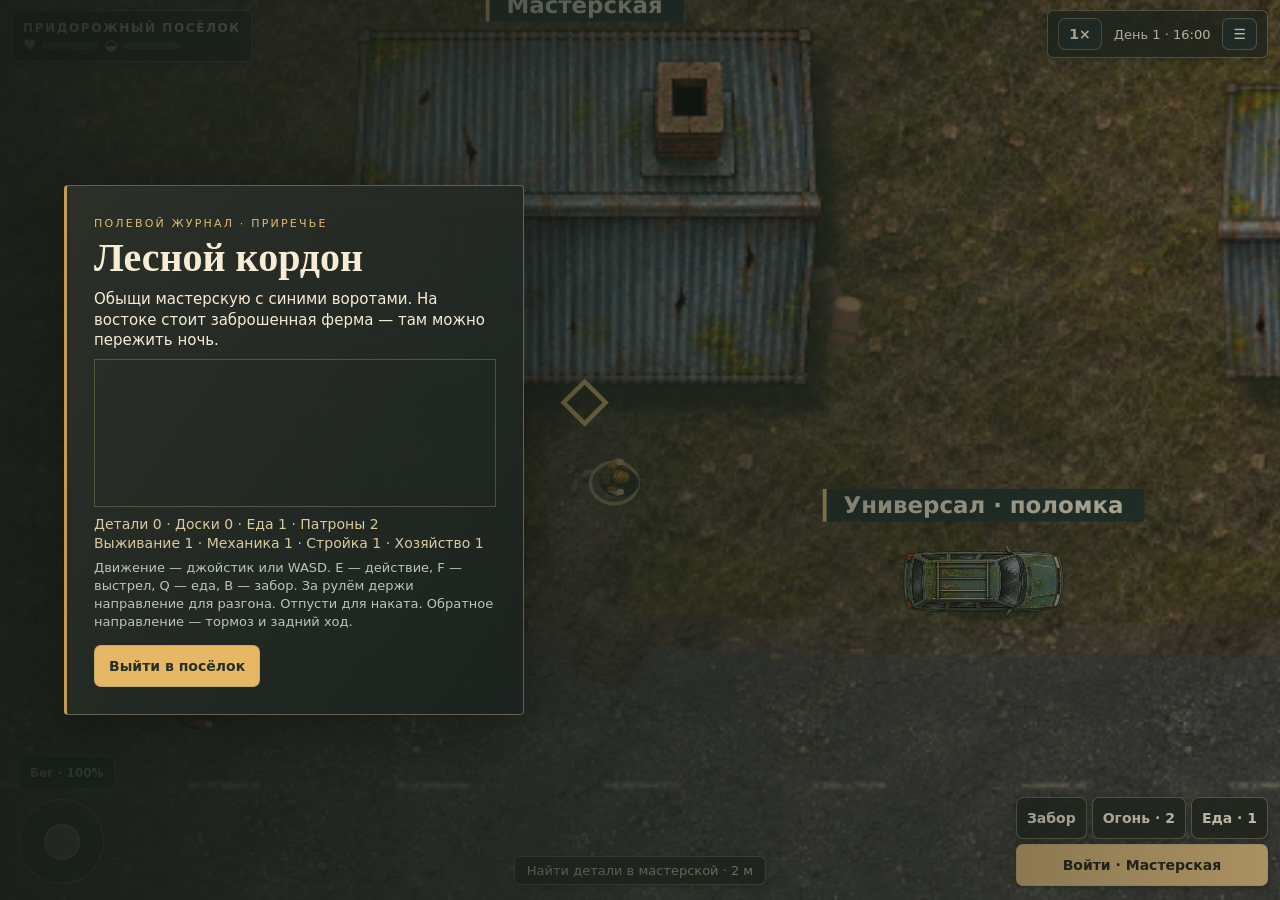
<file: kordon/assets/index.html>
<!doctype html><html lang="ru"><head><meta charset="utf-8"><meta name="viewport" content="width=device-width, initial-scale=1, maximum-scale=1, viewport-fit=cover, user-scalable=no"><title>Лесной кордон</title><link rel="stylesheet" href="style.css"></head><body>
<canvas id="world" aria-label="Игровое поле"></canvas>
<header><div class="plate"><b id="area">ПРИДОРОЖНЫЙ ПОСЁЛОК</b><div class="vitals"><i title="Здоровье">♥</i><meter id="hp" max="100" value="100"></meter><i title="Сытость">◒</i><meter id="sat" max="100" value="80"></meter></div></div><div class="right"><button id="zoom" aria-label="Изменить масштаб">1×</button><span id="clock"></span><button id="journal" aria-label="Открыть полевой журнал">☰</button></div></header>
<div id="target"></div><div id="toast" role="status"></div>
<div id="stick" aria-label="Джойстик"><i></i></div>
<button id="sprint">Бег</button><div id="actions"><button id="build">Забор</button><button id="fire">Выстрел</button><button id="eat">Поесть</button><button id="use">Осмотреть</button></div>
<div id="menu"><section><small>ПОЛЕВОЙ ЖУРНАЛ · ПРИРЕЧЬЕ</small><h1>Лесной кордон</h1><p id="entry"></p><canvas id="map" width="370" height="135" aria-label="Карта района"></canvas><div id="stats"></div><div id="help">Движение — джойстик или WASD. E — действие, F — выстрел, Q — еда, B — забор. За рулём держи направление для разгона. Отпусти для наката. Обратное направление — тормоз и задний ход.</div><button id="resume"></button></section></div>
<script src="chapter.js"></script><script src="game.js"></script><script src="vendor/sat-0.9.0.js"></script><script src="motion.js"></script><script src="scenery.js"></script><script src="draw.js"></script></body></html>
</file>
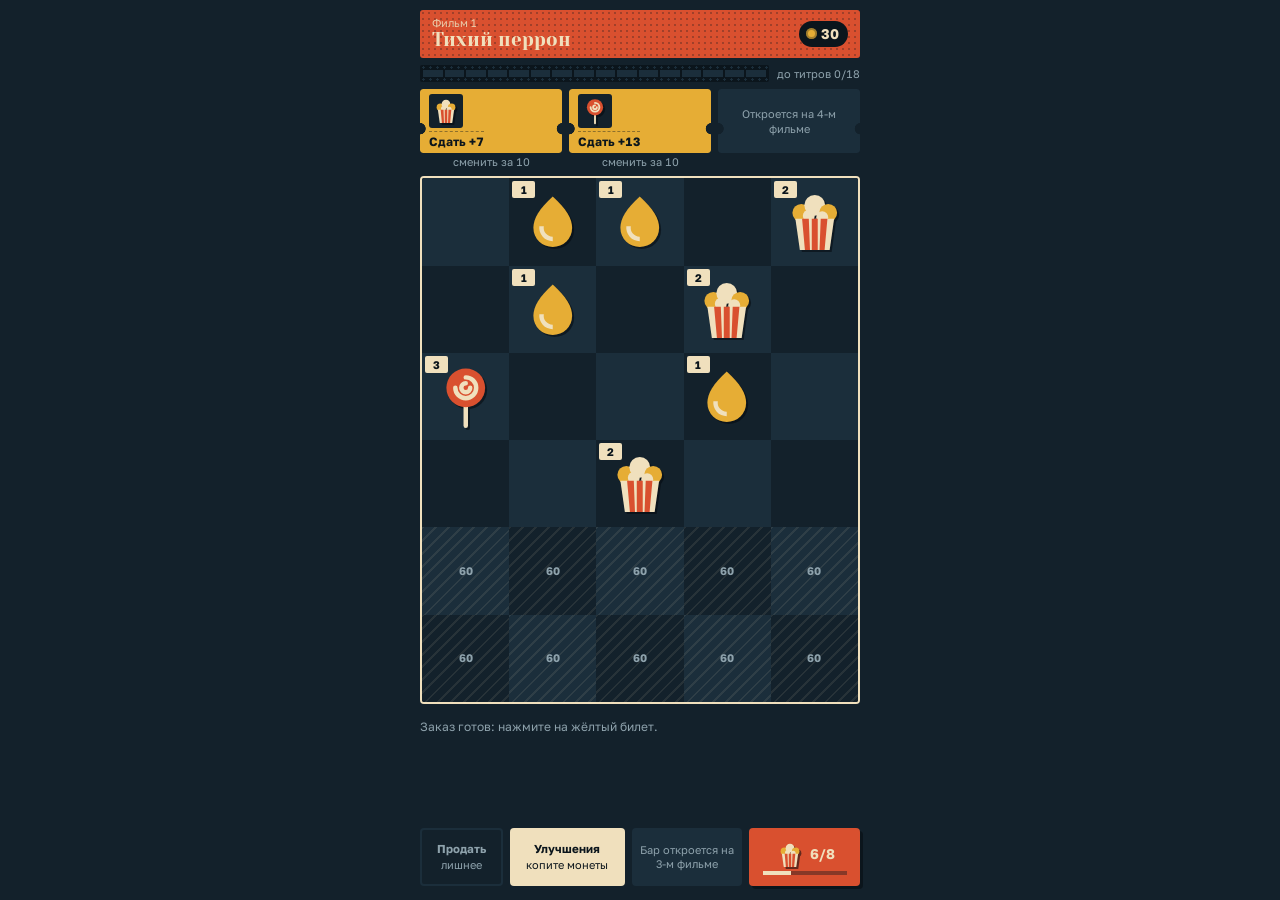
<file: game/src/main/assets/index.html>
<!doctype html>
<html lang="ru">
<head>
<meta charset="utf-8">
<meta name="viewport" content="width=device-width, initial-scale=1, maximum-scale=1, user-scalable=no, viewport-fit=cover">
<title>Кинозакуски</title>
<style>
@font-face { font-family: "Golos Text"; font-weight: 400 700; font-style: normal; src: url(fonts/golos-cyrillic.woff2) format("woff2"); unicode-range: U+0301, U+0400-045F, U+0490-0491, U+04B0-04B1, U+2116; }
@font-face { font-family: "Golos Text"; font-weight: 400 700; font-style: normal; src: url(fonts/golos-latin.woff2) format("woff2"); unicode-range: U+0000-00FF, U+0131, U+0152-0153, U+02BB-02BC, U+02C6, U+02DA, U+02DC, U+0304, U+0308, U+0329, U+2000-206F, U+20AC, U+2122, U+2191, U+2193, U+2212, U+2215, U+FEFF, U+FFFD; }
@font-face { font-family: "Yeseva One"; font-weight: 400; font-style: normal; src: url(fonts/yeseva-cyrillic.woff2) format("woff2"); unicode-range: U+0301, U+0400-045F, U+0490-0491, U+04B0-04B1, U+2116; }
@font-face { font-family: "Yeseva One"; font-weight: 400; font-style: normal; src: url(fonts/yeseva-latin.woff2) format("woff2"); unicode-range: U+0000-00FF, U+0131, U+0152-0153, U+02BB-02BC, U+02C6, U+02DA, U+02DC, U+0304, U+0308, U+0329, U+2000-206F, U+20AC, U+2122, U+2191, U+2193, U+2212, U+2215, U+FEFF, U+FFFD; }
/* Layout: одна колонка шириной с телефон. Афиша-плашка и плёнка сверху занимают минимум, заказы-билеты в одну строку, почти весь экран отдан полю 5×6 в шахматную клетку, внизу панель под большой палец. Образ: трафаретная печать в четыре краски на тёмной бумаге, все предметы нарисованы плоскими фигурами. */
:root {
  color-scheme: dark;
  --ink: #13212b;
  --ink2: #1b2e3b;
  --deep: #0b151c;
  --cream: #f0e0bd;
  --tomato: #d9502f;
  --mustard: #e6ad35;
  --teal: #46a89f;
  --muted: #8ea2ac;
  --display: "Yeseva One", Georgia, "Times New Roman", serif;
  --body: "Golos Text", "Segoe UI", Roboto, sans-serif;
}
[hidden] { display: none !important; }
html, body { height: 100%; margin: 0; }
img { max-width: 100%; }
body {
  box-sizing: border-box; background: var(--ink); color: var(--cream); font-family: var(--body); font-size: 13px; line-height: 1.3;
  padding-block: 10px 14px;
  padding-left: max(16px, env(safe-area-inset-left, 0px));
  padding-right: max(16px, env(safe-area-inset-right, 0px));
  -webkit-user-select: none; user-select: none; -webkit-tap-highlight-color: transparent;
}
button { font: inherit; color: inherit; border: 0; padding: 0; background: none; cursor: pointer; }
button:focus-visible { outline: 2px solid var(--cream); outline-offset: 2px; }
.game { max-width: 440px; min-height: 100%; margin: 0 auto; display: flex; flex-direction: column; gap: 7px; }

/* Рисованные предметы */
.ic { display: block; width: 100%; height: 100%; filter: drop-shadow(2px 2px 0 rgba(4,10,14,.55)); }
.ic .c { fill: var(--cream); } .ic .r { fill: var(--tomato); } .ic .m { fill: var(--mustard); } .ic .t { fill: var(--teal); } .ic .k { fill: var(--deep); }
.ic .sc, .ic .sr, .ic .sm, .ic .st { fill: none; stroke-width: 3; stroke-linecap: round; stroke-linejoin: round; }
.ic .sc { stroke: var(--cream); } .ic .sr { stroke: var(--tomato); } .ic .sm { stroke: var(--mustard); } .ic .st { stroke: var(--teal); }

/* Афиша */
.bill {
  background: var(--tomato) radial-gradient(circle, rgba(11,21,28,.28) 0 1.1px, transparent 1.5px) 0 0 / 6px 6px;
  color: var(--cream); padding: 6px 12px 7px; display: flex; align-items: center; gap: 10px; border-radius: 3px;
}
.bill.credits { animation: flash .3s steps(2) 8; }
@keyframes flash { 50% { background-color: var(--mustard); } }
.bill-txt { flex: 1; min-width: 0; }
.bill-no { font-size: 11px; opacity: .85; }
.bill-title { font-family: var(--display); font-size: 19px; line-height: 1.1; white-space: nowrap; overflow: hidden; text-overflow: ellipsis; }
.purse { background: var(--deep); padding: 4px 9px 4px 7px; border-radius: 20px; font-weight: 700; font-size: 14px; font-variant-numeric: tabular-nums; white-space: nowrap; }
.coin { display: inline-block; width: .8em; height: .8em; border-radius: 50%; background: var(--mustard); margin-right: .3em; vertical-align: -.06em; box-shadow: inset 0 0 0 2px rgba(11,21,28,.3); }

/* Плёнка */
.reel { display: flex; align-items: center; gap: 8px; }
.strip { flex: 1; display: flex; gap: 2px; padding: 5px 3px; background: var(--deep); border-radius: 2px;
  background-image: radial-gradient(circle at 3.5px 2.5px, var(--ink2) 0 1px, transparent 1.3px), radial-gradient(circle at 3.5px calc(100% - 2.5px), var(--ink2) 0 1px, transparent 1.3px);
  background-size: 7px 100%; }
.strip i { flex: 1; height: 7px; background: var(--ink2); }
.strip i.on { background: var(--mustard); }
.reel-txt { font-size: 11px; color: var(--muted); font-variant-numeric: tabular-nums; white-space: nowrap; }

/* Билеты */
.orders { display: grid; grid-template-columns: repeat(3, 1fr); gap: 7px; }
.slot { display: flex; flex-direction: column; min-width: 0; }
.ticket {
  background: var(--cream); color: var(--deep); padding: 5px 9px 4px; display: flex; flex-direction: column; gap: 3px; height: 64px; justify-content: space-between; border-radius: 3px;
  -webkit-mask: radial-gradient(circle 6px at left 62%, transparent 5.4px, #000 6px) left / 51% 100% no-repeat, radial-gradient(circle 6px at right 62%, transparent 5.4px, #000 6px) right / 51% 100% no-repeat;
  mask: radial-gradient(circle 6px at left 62%, transparent 5.4px, #000 6px) left / 51% 100% no-repeat, radial-gradient(circle 6px at right 62%, transparent 5.4px, #000 6px) right / 51% 100% no-repeat;
}
.ticket:disabled { cursor: default; }
.ticket .win { background: var(--ink); border-radius: 3px; display: flex; justify-content: center; gap: 4px; padding: 2px; height: 34px; }
.ticket .win span { width: 30px; height: 30px; opacity: .32; }
.ticket .win span.ok { opacity: 1; }
.ticket .stub { border-top: 1.5px dashed rgba(11,21,28,.4); padding-top: 2px; font-weight: 700; font-size: 12px; text-align: center; font-variant-numeric: tabular-nums; }
.ticket .stub .coin { background: var(--deep); box-shadow: none; }
.ticket.ready { background: var(--mustard); }
.ticket.closed { background: var(--ink2); color: var(--muted); font-size: 11px; justify-content: center; text-align: center; }
.swap { font-size: 11px; color: var(--muted); padding: 2px 0 0; font-variant-numeric: tabular-nums; }
.swap:disabled { opacity: .35; cursor: default; }

/* Поле */
.board { display: grid; grid-template-columns: repeat(5, 1fr); border: 2px solid var(--cream); border-radius: 4px; overflow: hidden; touch-action: none; background: var(--deep); }
.cell { aspect-ratio: 1; position: relative; display: grid; place-items: center; background: var(--ink); padding: 9%; }
.cell:nth-child(odd) { background: var(--ink2); }
.cell.lock { background-image: repeating-linear-gradient(135deg, rgba(240,224,189,.09) 0 2px, transparent 2px 9px); color: var(--muted); font-size: 11px; font-weight: 700; }
.cell .n { position: absolute; left: 3px; top: 3px; min-width: 17px; height: 17px; padding: 0 3px; background: var(--cream); color: var(--deep); font-size: 11px; font-weight: 700; line-height: 17px; text-align: center; border-radius: 2px; }
.cell.bar .n { border-radius: 9px; }
.cell.gold .n { background: var(--mustard); }
.cell.sel { box-shadow: inset 0 0 0 3px var(--teal); }
.cell.drag .ic, .cell.drag .n { opacity: .2; }
.cell.pop .ic { animation: pop .3s ease-out; }
.cell.drop .ic { animation: drop .25s ease-out; }
@keyframes pop { 0% { transform: scale(.5) rotate(-12deg); } 60% { transform: scale(1.18); } 100% { transform: none; } }
@keyframes drop { 0% { transform: translateY(-10px); opacity: 0; } 100% { transform: none; opacity: 1; } }
.ghost { position: fixed; z-index: 30; width: 78px; height: 78px; pointer-events: none; transform: translate(-50%, -70%); }
.fly { position: fixed; z-index: 31; pointer-events: none; font-family: var(--display); font-size: 17px; color: var(--mustard); text-shadow: 2px 2px 0 var(--deep); transform: translate(-50%, -50%); animation: fly .9s ease-out forwards; white-space: nowrap; }
@keyframes fly { to { transform: translate(-50%, -260%); opacity: 0; } }

.hint { min-height: 2.6em; font-size: 12px; color: var(--muted); display: flex; align-items: center; }

/* Нижняя панель */
.dock { margin-top: auto; display: grid; grid-template-columns: .9fr 1.25fr 1.2fr 1.2fr; gap: 7px; }
.dock > button { border-radius: 4px; height: 58px; display: flex; flex-direction: column; align-items: center; justify-content: center; gap: 1px; min-width: 0; font-size: 11px; }
.bin { box-shadow: inset 0 0 0 2px var(--ink2); color: var(--muted); }
.bin.hot { box-shadow: inset 0 0 0 2px var(--cream); color: var(--cream); }
.bin b, .shopbtn b { font-size: 11.5px; }
.shopbtn { background: var(--cream); color: var(--deep); }
.gen { background: var(--tomato); box-shadow: 3px 3px 0 var(--deep); position: relative; }
.gen.barg { background: var(--teal); color: var(--deep); }
.gen:active:not(:disabled) { transform: translate(2px, 2px); box-shadow: 1px 1px 0 var(--deep); }
.gen:disabled { opacity: .45; cursor: default; }
.gen .row { display: flex; align-items: center; gap: 5px; }
.gen .gi { width: 30px; height: 30px; }
.gen .cnt { font-weight: 700; font-size: 14px; font-variant-numeric: tabular-nums; }
.gen .rate { position: absolute; top: -6px; right: -4px; background: var(--deep); color: var(--cream); font-size: 10.5px; font-weight: 700; padding: 1px 5px; border-radius: 8px; }
.gen .rate.up { background: var(--mustard); color: var(--deep); }
.gen .bar { width: 76%; height: 4px; background: rgba(11,21,28,.4); }
.gen .bar i { display: block; height: 100%; background: var(--cream); width: 0; }
.gen.off { background: var(--ink2); box-shadow: none; color: var(--muted); padding: 4px; text-align: center; opacity: 1; }

/* Улучшения */
.sheet { position: fixed; inset: 0; z-index: 40; background: rgba(11,21,28,.75); display: flex; align-items: flex-end; justify-content: center; }
.sheet-in { width: 100%; max-width: 432px; background: var(--cream); color: var(--deep); border-radius: 6px 6px 0 0; padding: 14px 16px calc(16px + env(safe-area-inset-bottom, 0px)); display: flex; flex-direction: column; gap: 10px; max-height: 92%; overflow-y: auto; font-size: 13px; }
.sheet-head { display: flex; justify-content: space-between; align-items: center; gap: 12px; }
.sheet h2 { font-family: var(--display); font-size: 20px; font-weight: 400; margin: 0; }
.sheet .close { font-weight: 700; padding: 6px 10px; box-shadow: inset 0 0 0 2px var(--deep); border-radius: 3px; }
.up { display: flex; align-items: center; gap: 12px; border-top: 1.5px dashed rgba(11,21,28,.35); padding-top: 9px; margin-top: 9px; }
.up .t { flex: 1; min-width: 0; }
.up .t b { display: block; font-size: 14.5px; }
.up .t b span { font-weight: 500; opacity: .7; }
.buy { background: var(--deep); color: var(--cream); font-weight: 700; padding: 9px 11px; border-radius: 3px; white-space: nowrap; font-variant-numeric: tabular-nums; }
.buy:disabled { opacity: .35; cursor: default; }
.sheet .reset { align-self: flex-start; font-size: 12px; text-decoration: underline; opacity: .7; padding: 4px 0; }
@media (prefers-reduced-motion: reduce) { .cell.pop .ic, .cell.drop .ic, .bill.credits { animation: none; } .fly { animation-duration: .01s; } }
</style>
</head>
<body>
<main class="game">
  <header class="bill" id="bill">
    <div class="bill-txt">
      <div class="bill-no" id="filmNo"></div>
      <div class="bill-title" id="filmTitle" aria-live="polite"></div>
    </div>
    <div class="purse" id="coins"></div>
  </header>
  <div class="reel">
    <div class="strip" id="strip" aria-hidden="true"></div>
    <div class="reel-txt" id="reelTxt"></div>
  </div>
  <section class="orders" id="orders" aria-label="Заказы зрителей"></section>
  <section class="board" id="board" aria-label="Прилавок"></section>
  <div class="hint" id="hint" aria-live="polite"></div>
  <nav class="dock">
    <button type="button" class="bin" id="bin"><b>Продать</b><span id="binTxt"></span></button>
    <button type="button" class="shopbtn" id="shopBtn"><b>Улучшения</b><span id="shopTxt"></span></button>
    <button type="button" class="gen barg" id="gen1"></button>
    <button type="button" class="gen" id="gen0"></button>
  </nav>
</main>
<div class="sheet" id="sheet" hidden>
  <div class="sheet-in" role="dialog" aria-label="Улучшения">
    <div class="sheet-head"><h2>Улучшения</h2><button type="button" class="close" id="sheetClose">Закрыть</button></div>
    <div id="ups"></div>
    <button type="button" class="reset" id="reset">Начать игру заново</button>
  </div>
</div>
<div class="ghost" id="ghost" hidden></div>

<script>
(function () {
  var SCALLOP36 = 'c-2 3-4 3-6 0-2 3-4 3-6 0-2 3-4 3-6 0-2 3-4 3-6 0-2 3-4 3-6 0-2 3-4 3-6 0z';
  var ART = [[
    ['Зерно', '<path class="m" d="M24 7c9 8 13 15 13 21a13 13 0 0 1-26 0c0-6 4-13 13-21z"/><path class="c" d="M18 27a6 6 0 0 0 6 7v3a9 9 0 0 1-9-10z"/>'],
    ['Попкорн', '<circle class="m" cx="15" cy="18" r="6"/><circle class="c" cx="24" cy="13" r="7"/><circle class="m" cx="33" cy="18" r="6"/><circle class="c" cx="20" cy="20" r="4"/><circle class="c" cx="29" cy="21" r="4"/><path class="c" d="M11 22h26l-3 21H14z"/><path class="r" d="M15.5 22h4.5l.8 21h-3.4zM22 22h4v21h-4zM28 22h4.5l-1.9 21h-3.4z"/>'],
    ['Леденец', '<rect class="c" x="22.5" y="26" width="3" height="19" rx="1.5"/><circle class="r" cx="24" cy="18" r="13"/><path class="sc" d="M17 18a7 7 0 1 0 7-7"/><path class="sc" stroke-width="2.5" d="M24 15a3 3 0 1 0 3 3"/>'],
    ['Хот-дог', '<g transform="rotate(-20 24 24)"><rect class="m" x="5" y="20" width="38" height="16" rx="8"/><rect class="r" x="2" y="16" width="44" height="10" rx="5"/><path class="sc" stroke-width="2.2" d="M8 21l4-2 4 4 4-4 4 4 4-4 4 4 4-4 3 2"/></g>'],
    ['Картошка', '<path class="m" d="M13 9h4.5v20H13zM19 5h4.5v24H19zM25 8h4.5v21H25zM31 12h4.5v17H31z"/><path class="r" d="M9 22h30l-4 22H13z"/><circle class="c" cx="24" cy="33" r="4.5"/>'],
    ['Бургер', '<path class="m" d="M7 21a17 14 0 0 1 34 0z"/><circle class="c" cx="18" cy="14" r="1.4"/><circle class="c" cx="25" cy="11" r="1.4"/><circle class="c" cx="31" cy="15" r="1.4"/><path class="t" d="M5 22h38v3l-4 3-5-3-5 3-5-3-5 3-5-3-4 3z"/><rect class="r" x="7" y="29" width="34" height="6" rx="3"/><path class="m" d="M8 37h32v1a5 5 0 0 1-5 5H13a5 5 0 0 1-5-5z"/>'],
    ['Пицца', '<path class="m" d="M24 45L7 12a37 37 0 0 1 34 0z"/><path class="c" d="M7 12a37 37 0 0 1 34 0l-2.4 4.6a32 32 0 0 0-29.2 0z"/><circle class="r" cx="19" cy="22" r="3.6"/><circle class="r" cx="29" cy="25" r="3.6"/><circle class="r" cx="23" cy="34" r="3"/><circle class="t" cx="25" cy="18.5" r="1.6"/>'],
    ['Пончик', '<circle class="m" cx="24" cy="25" r="18"/><path class="r" d="M24 8a16 16 0 0 1 16 16c0 4-3 3-4 6s-3 6-6 5-4 3-7 2-4-4-7-4-6-2-6-6-2-4-2-6A16 16 0 0 1 24 8z"/><circle class="k" cx="24" cy="24" r="5.5"/><rect class="c" x="13" y="16" width="6" height="2.4" rx="1.2" transform="rotate(35 16 17)"/><rect class="t" x="27" y="12" width="6" height="2.4" rx="1.2" transform="rotate(-25 30 13)"/><rect class="c" x="31" y="24" width="6" height="2.4" rx="1.2" transform="rotate(60 34 25)"/><rect class="t" x="14" y="27" width="6" height="2.4" rx="1.2" transform="rotate(-50 17 28)"/>'],
    ['Пирожное', '<rect class="m" x="8" y="21" width="32" height="22" rx="2"/><rect class="c" x="8" y="31" width="32" height="4"/><path class="r" d="M8 23a2 2 0 0 1 2-2h28a2 2 0 0 1 2 2v4c-2 3-6 3-8 0-2 3-6 3-8 0-2 3-6 3-8 0-2 3-6 3-8 0z"/><circle class="r" cx="24" cy="14" r="5"/><path class="st" stroke-width="2.4" d="M24 10c0-3 2-5 5-6"/>'],
    ['Торт', '<rect class="t" x="16" y="7" width="3" height="10"/><rect class="t" x="22.5" y="7" width="3" height="10"/><rect class="t" x="29" y="7" width="3" height="10"/><circle class="m" cx="17.5" cy="4.5" r="2.3"/><circle class="m" cx="24" cy="4.5" r="2.3"/><circle class="m" cx="30.5" cy="4.5" r="2.3"/><rect class="c" x="12" y="16" width="24" height="13" rx="2"/><path class="r" d="M12 18a2 2 0 0 1 2-2h20a2 2 0 0 1 2 2v3c-2 3-4 3-6 0-2 3-4 3-6 0-2 3-4 3-6 0-2 3-4 3-6 0z"/><rect class="c" x="6" y="28" width="36" height="16" rx="2"/><path class="r" d="M6 30a2 2 0 0 1 2-2h32a2 2 0 0 1 2 2v3' + SCALLOP36 + '"/>']
  ], [
    ['Вода', '<path class="t" d="M24 7c9 8 13 15 13 21a13 13 0 0 1-26 0c0-6 4-13 13-21z"/><path class="c" d="M18 27a6 6 0 0 0 6 7v3a9 9 0 0 1-9-10z"/>'],
    ['Лёд', '<g transform="rotate(-10 24 24)"><rect class="t" x="8" y="8" width="32" height="32" rx="6"/><rect class="c" opacity=".3" x="14" y="14" width="20" height="20" rx="3"/><path class="sc" d="M15 22v-4a3 3 0 0 1 3-3h4"/></g>'],
    ['Молоко', '<path class="t" opacity=".55" d="M11 5h26l-1.2 12H12.2z"/><path class="c" d="M12.2 15h23.6L33 44H15z"/><path class="t" opacity=".55" d="M12.2 15h23.6l-.3 3H12.5z"/>'],
    ['Сок', '<path class="sr" d="M28 14V6l7-3"/><rect class="m" x="11" y="13" width="26" height="31" rx="3"/><path class="c" d="M11 16a3 3 0 0 1 3-3h20a3 3 0 0 1 3 3v4H11z"/><circle class="r" cx="24" cy="32" r="6.5"/><path class="t" d="M24 26c0-3.5 2.5-5 6-5 0 3.5-2.500 5-6 5z"/>'],
    ['Газировка', '<path class="st" d="M24 11V4h8"/><path class="r" d="M12 15h24l-3 29H15z"/><path class="c" d="M13 25h22l-.9 8H13.900z"/><rect class="c" x="9" y="10" width="30" height="6" rx="2"/>'],
    ['Кофе', '<path class="sm" d="M17 15c-2.500-3 2.500-5 0-9M26 15c-2.500-3 2.500-5 0-9"/><path class="sc" d="M34 24h3a4.500 4.500 0 0 1 0 9h-4"/><path class="c" d="M8 20h28v8a14 14 0 0 1-28 0z"/><rect class="r" x="8" y="20" width="28" height="4"/><rect class="c" x="6" y="43" width="32" height="3" rx="1.500"/>'],
    ['Бабл-ти', '<path class="m" d="M13 15h22l-3 29H16z"/><circle class="k" cx="20" cy="38" r="2.400"/><circle class="k" cx="25.500" cy="40" r="2.400"/><circle class="k" cx="29.500" cy="36" r="2.400"/><circle class="k" cx="22.500" cy="32.500" r="2.400"/><circle class="k" cx="28" cy="30" r="2.400"/><path class="c" d="M10 16a14 9 0 0 1 28 0z"/><path class="sr" stroke-width="4" d="M28 22V3"/>'],
    ['Пломбир', '<circle class="c" cx="17" cy="19" r="7.500"/><circle class="r" cx="31" cy="19" r="7.500"/><circle class="m" cx="24" cy="12" r="7.500"/><path class="t" d="M8 23h32a16 12 0 0 1-32 0z"/><rect class="t" x="22" y="34" width="4" height="8"/><rect class="t" x="14" y="41" width="20" height="3.500" rx="1.700"/>'],
    ['Молочный коктейль', '<path class="st" d="M30 14l6-11"/><path class="r" d="M14 17h20l-3 25H17z"/><path class="c" d="M15 25h18l-.5 4h-17z"/><circle class="c" cx="18.500" cy="15" r="5.500"/><circle class="c" cx="29.500" cy="15" r="5.500"/><circle class="c" cx="24" cy="11" r="6.500"/><circle class="r" cx="23" cy="5" r="3"/><rect class="c" x="15" y="42" width="18" height="3.500" rx="1.700"/>'],
    ['Коктейль', '<path class="sc" d="M19 22L11 3"/><path class="t" d="M5 10h38L24 31z"/><path class="r" d="M11 15h26L24 29.500z"/><rect class="c" x="22.600" y="29" width="2.800" height="13"/><rect class="c" x="13" y="41" width="22" height="3.500" rx="1.700"/><circle class="m" cx="38" cy="10" r="6.500"/><circle class="k" cx="38" cy="10" r="1.500"/>']
  ]];
  var GEN = [{ art: [0, 2], name: 'Кухня' }, { art: [1, 5], name: 'Бар' }];
  var FILMS = ['Тихий перрон','Ночной детектив','Лето на крыше','Гонка за кометой','Последний трамвай','Тайна маяка','Двойное дно','Северный ветер','Карта без моря','Час до рассвета','Игра теней','Билет на Марс'];
  var UPS = [
    { k: 'speed', name: 'Быстрая зарядка', max: 12, base: 80, g: 1.55, d: function (l) { return 'Заряд каждые ' + (ivAt(l) / 1000).toFixed(1).replace('.', ',') + ' с'; } },
    { k: 'cap', name: 'Большой запас', max: 10, base: 60, g: 1.5, d: function (l) { return 'До ' + (8 + 2 * l) + ' зарядов'; } },
    { k: 'qual', name: 'Щедрый автомат', max: 8, base: 150, g: 1.7, d: function (l) { return 'Шанс 2-го уровня ' + Math.round(p2(l) * 100) + '%' + (p3(l) ? ', 3-го ' + Math.round(p3(l) * 100) + '%' : ''); } },
    { k: 'tips', name: 'Чаевые', max: 10, base: 120, g: 1.6, d: function (l) { return '+' + l * 10 + '% монет за заказ'; } }
  ];
  var COLS = 5, N = 30, START = 20, MAXLV = 10, KEY = 'kinozakuski-v2';
  var $ = function (id) { return document.getElementById(id); };
  var board = $('board'), ghost = $('ghost');
  var S, sel = -1, drag = null, fx = {}, note = '', noteT = 0, credits = '', lastDragEnd = 0;

  function fmt(n) { return Math.round(n).toLocaleString('ru-RU'); }
  function coin(n) { return '<i class="coin"></i>' + fmt(n); }
  function lv(c) { return c % 20; } function chain(c) { return Math.floor(c / 20); }
  function nm(c) { return ART[chain(c)][lv(c) - 1][0]; }
  function svg(ch, l) { return '<svg class="ic" viewBox="0 0 48 48" aria-hidden="true">' + ART[ch][l - 1][1] + '</svg>'; }
  function ico(c) { return svg(chain(c), lv(c)); }
  function val(l) { return Math.round(4 * Math.pow(1.8, l - 1)); }
  function ivAt(l) { return 3000 * Math.pow(0.88, l); }
  function iv() { return ivAt(S.up.speed); }
  function cap() { return 8 + 2 * S.up.cap; }
  function p2(q) { return Math.min(0.6, q * 0.1); } function p3(q) { return Math.max(0, (q - 3) * 0.06); }
  function need(f) { return 12 + 6 * f; }
  function slots() { return S.film >= 4 ? 3 : 2; }
  function cellCost() { return Math.round(60 * Math.pow(1.45, S.bought)); }
  function upCost(u) { return Math.round(u.base * Math.pow(u.g, S.up[u.k])); }
  function filmTitle(f) { var i = (f - 1) % FILMS.length, c = Math.floor((f - 1) / FILMS.length); return FILMS[i] + (c ? ' ' + (c + 1) : ''); }
  function rnd(a, b) { return a + Math.floor(Math.random() * (b - a + 1)); }

  /* Спрос: какая доля предметов в заказах приходится на кухню и на бар. От неё зависит скорость зарядки и автоподача. */
  function share() {
    if (!S.gens[1].on) return [1, 0];
    var n = [0, 0];
    S.orders.forEach(function (o, i) { if (o && i < slots()) o.items.forEach(function (c) { n[chain(c)]++; }); });
    var s0 = (n[0] + 0.5) / (n[0] + n[1] + 1);
    return [s0, 1 - s0];
  }
  function mult() { if (!S.gens[1].on) return [1, 1]; return share().map(function (s) { return Math.max(0.4, Math.min(1.6, 2 * s)); }); }

  function newOrder() {
    var f = S.film, mx = Math.min(MAXLV, 2 + Math.ceil(f * 0.9)), mn = Math.max(2, mx - 3);
    var n = f >= 2 && Math.random() < 0.4 ? 2 : 1, items = [], sum = 0, pts = 0;
    for (var i = 0; i < n; i++) {
      var l = i ? rnd(mn, Math.max(mn, mx - 1)) : rnd(mn, mx);
      var c = f >= 3 && Math.random() < 0.45 ? 1 : 0;
      items.push(c * 20 + l); sum += val(l); pts += l;
    }
    return { items: items, base: Math.round(sum * (n === 2 ? 1.2 : 1)), pts: pts };
  }
  function reward(o) { return Math.round(o.base * (1 + 0.1 * S.up.tips)); }
  function fillOrders() { for (var i = 0; i < slots(); i++) if (!S.orders[i]) S.orders[i] = newOrder(); }

  function fresh() {
    var c = []; for (var i = 0; i < N; i++) c.push(i < START ? 0 : -1);
    [[1,1],[2,1],[4,2],[6,1],[8,2],[10,3],[13,1],[17,2]].forEach(function (p) { c[p[0]] = p[1]; });
    S = { cells: c, coins: 30, film: 1, prog: 0, orders: [], bought: 0, gens: [{ c: 6, t: 0, on: true }, { c: 0, t: 0, on: false }], up: { speed: 0, cap: 0, qual: 0, tips: 0 }, ts: Date.now() };
    fillOrders();
  }
  function migrate(d) { /* старое поле 6×6 → 5×6: предметы переносятся, лишние продаются */
    if (d.cells.length === N) return;
    var items = d.cells.filter(function (v) { return v > 0; }).sort(function (a, b) { return lv(b) - lv(a); });
    var open = Math.min(N, START + Math.max(0, (d.bought || 0) - 2)), c = [];
    d.bought = open - START;
    for (var i = 0; i < N; i++) c.push(i < open ? (items.length ? items.shift() : 0) : -1);
    items.forEach(function (v) { d.coins += Math.round(val(lv(v)) / 3); });
    d.cells = c;
  }
  function save() { S.ts = Date.now(); try { localStorage.setItem(KEY, JSON.stringify(S)); } catch (e) {} }
  function load(hotData) {
    var d = hotData && hotData.cells ? hotData : null;
    if (!d) { try { d = JSON.parse(localStorage.getItem(KEY)); } catch (e) { d = null; } }
    if (d && d.cells && d.gens && d.up && d.orders) {
      migrate(d); S = d;
      var gone = Date.now() - (S.ts || Date.now());
      S.gens.forEach(function (g) { if (g.on) g.c = Math.min(cap(), g.c + Math.max(0, Math.floor(gone / iv()))); });
      fillOrders();
    } else fresh();
  }

  function empties() { var r = []; S.cells.forEach(function (v, i) { if (v === 0) r.push(i); }); return r; }
  function spawn(g) {
    var e = empties(); if (!e.length) return false;
    var i = e[rnd(0, e.length - 1)], r = Math.random(), q = S.up.qual;
    S.cells[i] = g * 20 + (r < p3(q) ? 3 : r < p3(q) + p2(q) ? 2 : 1); fx[i] = 'drop'; return true;
  }
  function roomFor(g) { /* автоподача не забивает поле: каждой цепочке отведена доля клеток по спросу */
    var open = 0, mine = 0;
    S.cells.forEach(function (v) { if (v !== -1) open++; if (v > 0 && chain(v) === g) mine++; });
    return mine < Math.max(3, Math.round(share()[g] * (open - 2)));
  }
  function counts() { var m = {}; S.cells.forEach(function (v) { if (v > 0) m[v] = (m[v] || 0) + 1; }); return m; }
  function ready(o, m) { var n = {}; return o.items.every(function (c) { n[c] = (n[c] || 0) + 1; return (m[c] || 0) >= n[c]; }); }

  function say(t) { note = t; clearTimeout(noteT); noteT = setTimeout(function () { note = ''; renderHint(); }, 4000); }
  function fly(el, html) {
    if (!el) return;
    var r = el.getBoundingClientRect(), d = document.createElement('div');
    d.className = 'fly'; d.innerHTML = html; d.style.left = (r.left + r.width / 2) + 'px'; d.style.top = (r.top + r.height / 2) + 'px';
    document.body.appendChild(d); setTimeout(function () { d.remove(); }, 950);
  }
  function cellEl(i) { return board.querySelector('[data-i="' + i + '"]'); }

  function checkFilm() {
    while (S.prog >= need(S.film)) {
      S.prog -= need(S.film); var bonus = 100 * S.film; S.coins += bonus; S.film++;
      credits = 'Титры! Премия ' + fmt(bonus);
      if (S.film === 3) { S.gens[1].on = true; S.gens[1].c = cap(); say('Открылся бар. Чего в заказах больше, еды или напитков, то и заряжается быстрее.'); }
      if (S.film === 4) say('Открылся третий заказ.');
      fillOrders();
      var m = $('bill'); m.classList.remove('credits'); void m.offsetWidth; m.classList.add('credits');
      setTimeout(function () { credits = ''; renderTop(); }, 2600);
    }
  }
  function act(a, b) {
    if (a === b) return;
    var x = S.cells[a], y = S.cells[b];
    if (y === -1 || x <= 0) return;
    if (x === y) {
      if (lv(x) < MAXLV) { S.cells[b] = x + 1; S.cells[a] = 0; S.coins += lv(x); fx[b] = 'pop'; }
      else { S.cells[a] = 0; S.cells[b] = 0; S.coins += 2500; S.prog += 10; fly(cellEl(b), 'Банкет! +' + fmt(2500)); checkFilm(); }
    } else { S.cells[a] = y; S.cells[b] = x; }
  }
  function sell(i) {
    var c = S.cells[i]; if (c <= 0) return;
    var p = Math.max(1, Math.round(val(lv(c)) / 3)); S.cells[i] = 0; S.coins += p; fly($('bin'), '+' + fmt(p));
  }
  function buyCell(i) {
    var p = cellCost();
    if (S.coins < p) { say('Новая клетка стоит ' + fmt(p) + ' монет. Пока не хватает.'); return; }
    S.coins -= p; S.bought++; S.cells[i] = 0;
  }
  function tap(i) {
    var v = S.cells[i];
    if (v === -1) { sel = -1; buyCell(i); }
    else if (sel >= 0 && sel !== i) { act(sel, i); sel = -1; }
    else if (sel === i) sel = -1;
    else if (v > 0) sel = i;
    render();
  }

  function renderTop() {
    $('filmNo').textContent = 'Фильм ' + S.film;
    $('filmTitle').textContent = credits || filmTitle(S.film);
    $('coins').innerHTML = coin(S.coins);
    var nd = need(S.film), h = '', on = Math.floor(16 * S.prog / nd);
    for (var k = 0; k < 16; k++) h += '<i' + (k < on ? ' class="on"' : '') + '></i>';
    $('strip').innerHTML = h;
    $('reelTxt').textContent = 'до титров ' + S.prog + '/' + nd;
  }
  function renderOrders() {
    var m = counts(), h = '', price = 10 * S.film;
    for (var i = 0; i < 3; i++) {
      if (i >= slots()) { h += '<div class="slot"><button type="button" class="ticket closed" disabled>Откроется на 4-м фильме</button></div>'; continue; }
      var o = S.orders[i], ok = ready(o, m), used = {};
      var want = o.items.map(function (c) { used[c] = (used[c] || 0) + 1; return '<span' + ((m[c] || 0) >= used[c] ? ' class="ok"' : '') + ' title="' + nm(c) + ', уровень ' + lv(c) + '">' + ico(c) + '</span>'; }).join('');
      var lbl = o.items.map(function (c) { return nm(c); }).join(' и ');
      h += '<div class="slot"><button type="button" class="ticket' + (ok ? ' ready' : '') + '" data-give="' + i + '"' + (ok ? '' : ' disabled') + ' aria-label="Заказ: ' + lbl + '. Награда ' + reward(o) + '">' +
        '<span class="win">' + want + '</span><span class="stub">' + (ok ? 'Сдать +' + fmt(reward(o)) : coin(reward(o))) + '</span></button>' +
        '<button type="button" class="swap" data-swap="' + i + '"' + (S.coins < price ? ' disabled' : '') + '>сменить за ' + fmt(price) + '</button></div>';
    }
    $('orders').innerHTML = h;
  }
  function renderBoard() {
    var foc = document.activeElement && board.contains(document.activeElement) ? document.activeElement.dataset.i : undefined, h = '', price = fmt(cellCost());
    for (var i = 0; i < N; i++) {
      var v = S.cells[i], cls = 'cell', inner = '', attr = '';
      if (v === -1) { cls += ' lock'; inner = price; attr = ' aria-label="Закрытая клетка, открыть за ' + price + '"'; }
      else if (v > 0) {
        var l = lv(v);
        cls += (chain(v) ? ' bar' : '') + (l >= 8 ? ' gold' : '');
        attr = ' aria-label="' + nm(v) + ', уровень ' + l + '"';
        inner = ico(v) + '<span class="n">' + l + '</span>';
      } else attr = ' aria-label="Пустая клетка"';
      if (i === sel) cls += ' sel'; if (drag && drag.moved && drag.from === i) cls += ' drag'; if (fx[i]) cls += ' ' + fx[i];
      h += '<button type="button" class="' + cls + '" data-i="' + i + '"' + attr + '>' + inner + '</button>';
    }
    board.innerHTML = h; fx = {};
    if (foc !== undefined) { var f = cellEl(foc); if (f) f.focus(); }
  }
  function renderHint() {
    var t = note;
    if (!t && sel >= 0 && S.cells[sel] > 0) { var c = S.cells[sel]; t = nm(c) + ', уровень ' + lv(c) + '. Нажмите на такой же предмет, чтобы слить, или на «Продать».'; }
    if (!t) {
      var full = !empties().length, m = counts();
      if (S.orders.some(function (o, i) { return o && i < slots() && ready(o, m); })) t = 'Заказ готов: нажмите на жёлтый билет.';
      else if (full) t = 'Поле заполнено. Слейте пары, продайте лишнее или откройте клетку.';
      else t = 'Перетащите предмет на такой же. Кухня и бар заряжаются сами, пока вы смотрите кино.';
    }
    $('hint').textContent = t;
    var s = sel >= 0 && S.cells[sel] > 0;
    $('bin').classList.toggle('hot', s || !!(drag && drag.moved));
    $('binTxt').textContent = s ? '+' + fmt(Math.max(1, Math.round(val(lv(S.cells[sel])) / 3))) : 'лишнее';
  }
  function renderDock() {
    var full = !empties().length, mu = mult(), afford = UPS.some(function (u) { return S.up[u.k] < u.max && S.coins >= upCost(u); });
    $('shopTxt').textContent = afford ? 'можно купить' : 'копите монеты';
    S.gens.forEach(function (g, i) {
      var el = $('gen' + i);
      if (!g.on) { el.className = 'gen off'; el.disabled = true; el.innerHTML = 'Бар откроется на 3-м фильме'; return; }
      el.className = 'gen' + (i ? ' barg' : ''); el.disabled = !g.c || full;
      el.setAttribute('aria-label', GEN[i].name + ': выдать, зарядов ' + g.c + ' из ' + cap());
      var rate = S.gens[1].on ? '<span class="rate' + (mu[i] > 1.05 ? ' up' : '') + '">×' + mu[i].toFixed(1).replace('.', ',') + '</span>' : '';
      el.innerHTML = rate + '<span class="row"><span class="gi">' + svg(GEN[i].art[0], GEN[i].art[1]) + '</span><span class="cnt">' + g.c + '/' + cap() + '</span></span><span class="bar"><i style="width:' + Math.min(100, Math.round(100 * g.t / iv())) + '%"></i></span>';
    });
  }
  function renderShop() {
    $('ups').innerHTML = UPS.map(function (u) {
      var l = S.up[u.k], mx = l >= u.max, p = upCost(u);
      return '<div class="up"><div class="t"><b>' + u.name + ' <span>' + l + '/' + u.max + '</span></b>' + (mx ? u.d(l) : (l ? u.d(l) + ' → ' : '') + u.d(l + 1)) + '</div>' +
        '<button type="button" class="buy" data-up="' + u.k + '"' + (mx || S.coins < p ? ' disabled' : '') + '>' + (mx ? 'Максимум' : coin(p)) + '</button></div>';
    }).join('');
  }
  function render() { renderTop(); renderOrders(); renderBoard(); renderHint(); renderDock(); if (!$('sheet').hidden) renderShop(); save(); }

  var last = Date.now();
  function tick() {
    var now = Date.now(), dt = now - last, changed = false, mu = mult(); last = now;
    S.gens.forEach(function (g, i) {
      if (!g.on) return;
      g.t += dt * mu[i];
      var n = Math.floor(g.t / iv()); if (!n) return;
      g.t -= n * iv();
      while (n-- > 0) { if (g.c < cap()) g.c++; else { if (roomFor(i) && spawn(i)) changed = true; break; } }
    });
    if (changed) render(); else renderDock();
  }

  [0, 1].forEach(function (i) {
    $('gen' + i).addEventListener('click', function () { var g = S.gens[i]; if (g.on && g.c && spawn(i)) { g.c--; render(); } });
  });
  $('orders').addEventListener('click', function (e) {
    var g = e.target.closest('[data-give]'), s = e.target.closest('[data-swap]');
    if (g) {
      var i = +g.dataset.give, o = S.orders[i]; if (!ready(o, counts())) return;
      o.items.forEach(function (c) { S.cells[S.cells.indexOf(c)] = 0; });
      S.coins += reward(o); S.prog += o.pts; fly(g, '+' + fmt(reward(o)));
      S.orders[i] = null; checkFilm(); fillOrders(); sel = -1; render();
    } else if (s) {
      var p = 10 * S.film; if (S.coins < p) return;
      S.coins -= p; S.orders[+s.dataset.swap] = newOrder(); render();
    }
  });
  $('bin').addEventListener('click', function () {
    if (sel >= 0) { sell(sel); sel = -1; render(); } else { say('Выберите предмет на поле и нажмите «Продать». Или перетащите его сюда.'); renderHint(); }
  });
  $('shopBtn').addEventListener('click', function () { $('sheet').hidden = false; renderShop(); $('sheetClose').focus(); });
  $('sheetClose').addEventListener('click', function () { $('sheet').hidden = true; $('shopBtn').focus(); });
  $('sheet').addEventListener('click', function (e) { if (e.target === $('sheet')) $('sheet').hidden = true; });
  $('ups').addEventListener('click', function (e) {
    var b = e.target.closest('[data-up]'); if (!b) return;
    var u = UPS.filter(function (x) { return x.k === b.dataset.up; })[0], p = upCost(u);
    if (S.up[u.k] >= u.max || S.coins < p) return;
    S.coins -= p; S.up[u.k]++; render();
  });
  var resetArmed = false;
  $('reset').addEventListener('click', function () {
    if (!resetArmed) { resetArmed = true; this.textContent = 'Точно стереть весь прогресс? Нажмите ещё раз'; return; }
    resetArmed = false; this.textContent = 'Начать игру заново'; fresh(); sel = -1; $('sheet').hidden = true; render();
  });

  function dropTarget(x, y) {
    var el = document.elementFromPoint(x, y); if (!el || !el.closest) return null;
    if (el.closest('#bin')) return 'bin';
    var c = el.closest('.cell'); return c && board.contains(c) ? +c.dataset.i : null;
  }
  board.addEventListener('pointerdown', function (e) {
    var c = e.target.closest('.cell'); if (!c) return;
    var i = +c.dataset.i; if (S.cells[i] <= 0) return;
    drag = { from: i, x: e.clientX, y: e.clientY, moved: false, id: e.pointerId };
    try { board.setPointerCapture(e.pointerId); } catch (err) {}
  });
  board.addEventListener('pointermove', function (e) {
    if (!drag || e.pointerId !== drag.id) return;
    if (!drag.moved && Math.hypot(e.clientX - drag.x, e.clientY - drag.y) > 8) {
      drag.moved = true; sel = -1; ghost.innerHTML = ico(S.cells[drag.from]); ghost.hidden = false; renderBoard(); renderHint();
    }
    if (drag.moved) { ghost.style.left = e.clientX + 'px'; ghost.style.top = e.clientY + 'px'; }
  });
  function endDrag(e, cancel) {
    if (!drag || e.pointerId !== drag.id) return;
    var d = drag; drag = null; ghost.hidden = true;
    lastDragEnd = Date.now();
    if (!d.moved) { if (!cancel) tap(d.from); return; }
    var t = cancel ? null : dropTarget(e.clientX, e.clientY);
    if (S.cells[d.from] > 0) { if (t === 'bin') sell(d.from); else if (t !== null) act(d.from, t); }
    render();
  }
  board.addEventListener('pointerup', function (e) { endDrag(e, false); });
  board.addEventListener('pointercancel', function (e) { endDrag(e, true); });
  board.addEventListener('click', function (e) {
    if (Date.now() - lastDragEnd < 60) return;
    var c = e.target.closest('.cell'); if (c) tap(+c.dataset.i);
  });
  document.addEventListener('keydown', function (e) { if (e.key === 'Escape') $('sheet').hidden = true; });

  function start(data) { load(data); render(); setInterval(tick, 250); }
  var hot = window.claude && window.claude.hot;
  if (hot && hot.snapshot) hot.snapshot(function () { return S; });
  if (hot && hot.ready) hot.ready(start); else start((hot && hot.data) || {});
})();
</script>
</body>
</html>
</file>
<file: kordon/assets/style.css>
*{box-sizing:border-box;touch-action:none;-webkit-tap-highlight-color:transparent}html,body{margin:0;width:100%;height:100%;overflow:hidden;background:#1a241e;color:#f7ecd5;font:15px system-ui, sans-serif;user-select:none}canvas{width:100%;height:100%;display:block}button{font:700 14px system-ui;color:inherit;background:#25322eea;border:1px solid #9c9b797f;border-radius:7px;min-height:42px;padding:8px 14px}button:active{background:#91663a}header{position:absolute;inset:max(10px,env(safe-area-inset-top)) max(12px,env(safe-area-inset-right)) auto max(12px,env(safe-area-inset-left));display:flex;justify-content:space-between;align-items:flex-start;pointer-events:none}.plate,.right,#target,#toast{background:#152421e8;border:1px solid #87917a79;box-shadow:0 3px 12px #1115;border-radius:6px}.plate,.right{padding:7px 10px}.plate b{font-size:12px;letter-spacing:1.6px}.right{display:flex;align-items:center;gap:12px;font-variant-numeric:tabular-nums}.right button{pointer-events:auto;min-height:32px;padding:3px 10px}.vitals{display:flex;align-items:center;gap:6px}.vitals i{font-style:normal;color:#e5a56a}meter{appearance:none;width:56px;height:7px;border-radius:5px;background:#55594c}meter::-webkit-meter-bar{height:7px;border:0;background:#4b5449}meter::-webkit-meter-optimum-value{background:#dc9165}#sat::-webkit-meter-optimum-value{background:#b4bd73}#target{position:absolute;left:50%;bottom:max(15px,env(safe-area-inset-bottom));transform:translateX(-50%);padding:6px 12px;text-align:center;color:#e4d8b8;font-size:13px;pointer-events:none;max-width:38%}#toast{position:absolute;top:21%;left:50%;transform:translateX(-50%);padding:8px 14px;text-align:center;opacity:0;pointer-events:none;transition:opacity .15s;max-width:75%}#stick{position:absolute;left:max(19px,env(safe-area-inset-left));bottom:max(16px,env(safe-area-inset-bottom));width:95px;height:95px;border:2px solid #ffedc778;background:#25322c5c;border-radius:50%;display:grid;place-items:center}#stick i{display:block;width:36px;height:36px;border-radius:50%;background:#dfd3a780;border:1px solid #eee4c6a0}#actions{position:absolute;right:max(12px,env(safe-area-inset-right));bottom:max(14px,env(safe-area-inset-bottom));display:grid;grid-template-columns:1fr 1fr;gap:5px}#use{grid-column:span 2;color:#292b20;background:#e6b764}#menu{position:absolute;inset:0;background:#0c1a17ab;display:grid;place-items:center;padding:12px}#menu[hidden]{display:none}section{width:min(460px,97vw);max-height:94dvh;overflow:auto;touch-action:pan-y;background:linear-gradient(130deg,#283b34,#182824);border:1px solid #9e9774;border-top:4px solid #d5a555;padding:clamp(15px,3vh,28px);box-shadow:0 12px 50px #06120f90;border-radius:4px}small{color:#e1b975;letter-spacing:.2em;font-size:11px}h1{font-family:Georgia,serif;font-size:clamp(26px,5vh,40px);margin:3px 0 8px}p,#help,#stats{margin:6px 0;line-height:1.38}#stats{font-size:14px;color:#d9c99e}#help{color:#bac6b9;font-size:13px}#resume{margin-top:8px;background:#e6b764;color:#253028}#use:disabled{background:#435047;color:#c5cbbd}.right span{font-size:13px}@media(max-width:600px){#target{bottom:120px;max-width:90%;width:max-content}.plate b{font-size:10px}}
#actions{grid-template-columns:repeat(3,auto)}#use{grid-column:span 3}#stats{white-space:pre-line}#actions button{padding:7px 10px}@media (max-width:760px){#target{bottom:111px;width:max-content;max-width:75%}}
#menu{background:linear-gradient(90deg,#141b17e8,#18201aa6 50%,#10161038);place-items:center start;padding-left:clamp(16px,5vw,75px)}
#menu section{background:linear-gradient(125deg,#2c3029f7,#1b231fef);border:1px solid #a7986e80;border-left:3px solid #c79956;border-top-width:1px;box-shadow:0 12px 50px #100f0a75}
#actions button,.plate,.right,#target{background:#242820d9;border:1px solid #b1a58180;box-shadow:0 2px 6px #15190e59}
#actions #use{background:#d9b579;color:#25251e}#actions #use:disabled{background:#383d34dd;color:#a8ac9f}
#stick{width:85px;height:85px;background:radial-gradient(circle,#262b21a8,#30332b40);border:1px solid #d6c9a585}

#map{display:block;width:100%;height:auto;max-height:17vh;margin:8px 0;border:1px solid #a7986e60}#menu section{overscroll-behavior:contain}#menu section *{touch-action:pan-y}

#sprint{position:absolute;left:max(19px,env(safe-area-inset-left));bottom:110px;min-height:34px;background:#29392ddb;color:#e3ddbd;font-size:12px;padding:4px 10px}#sprint:active{background:#797044}#sprint:disabled{opacity:.55}
</file>
